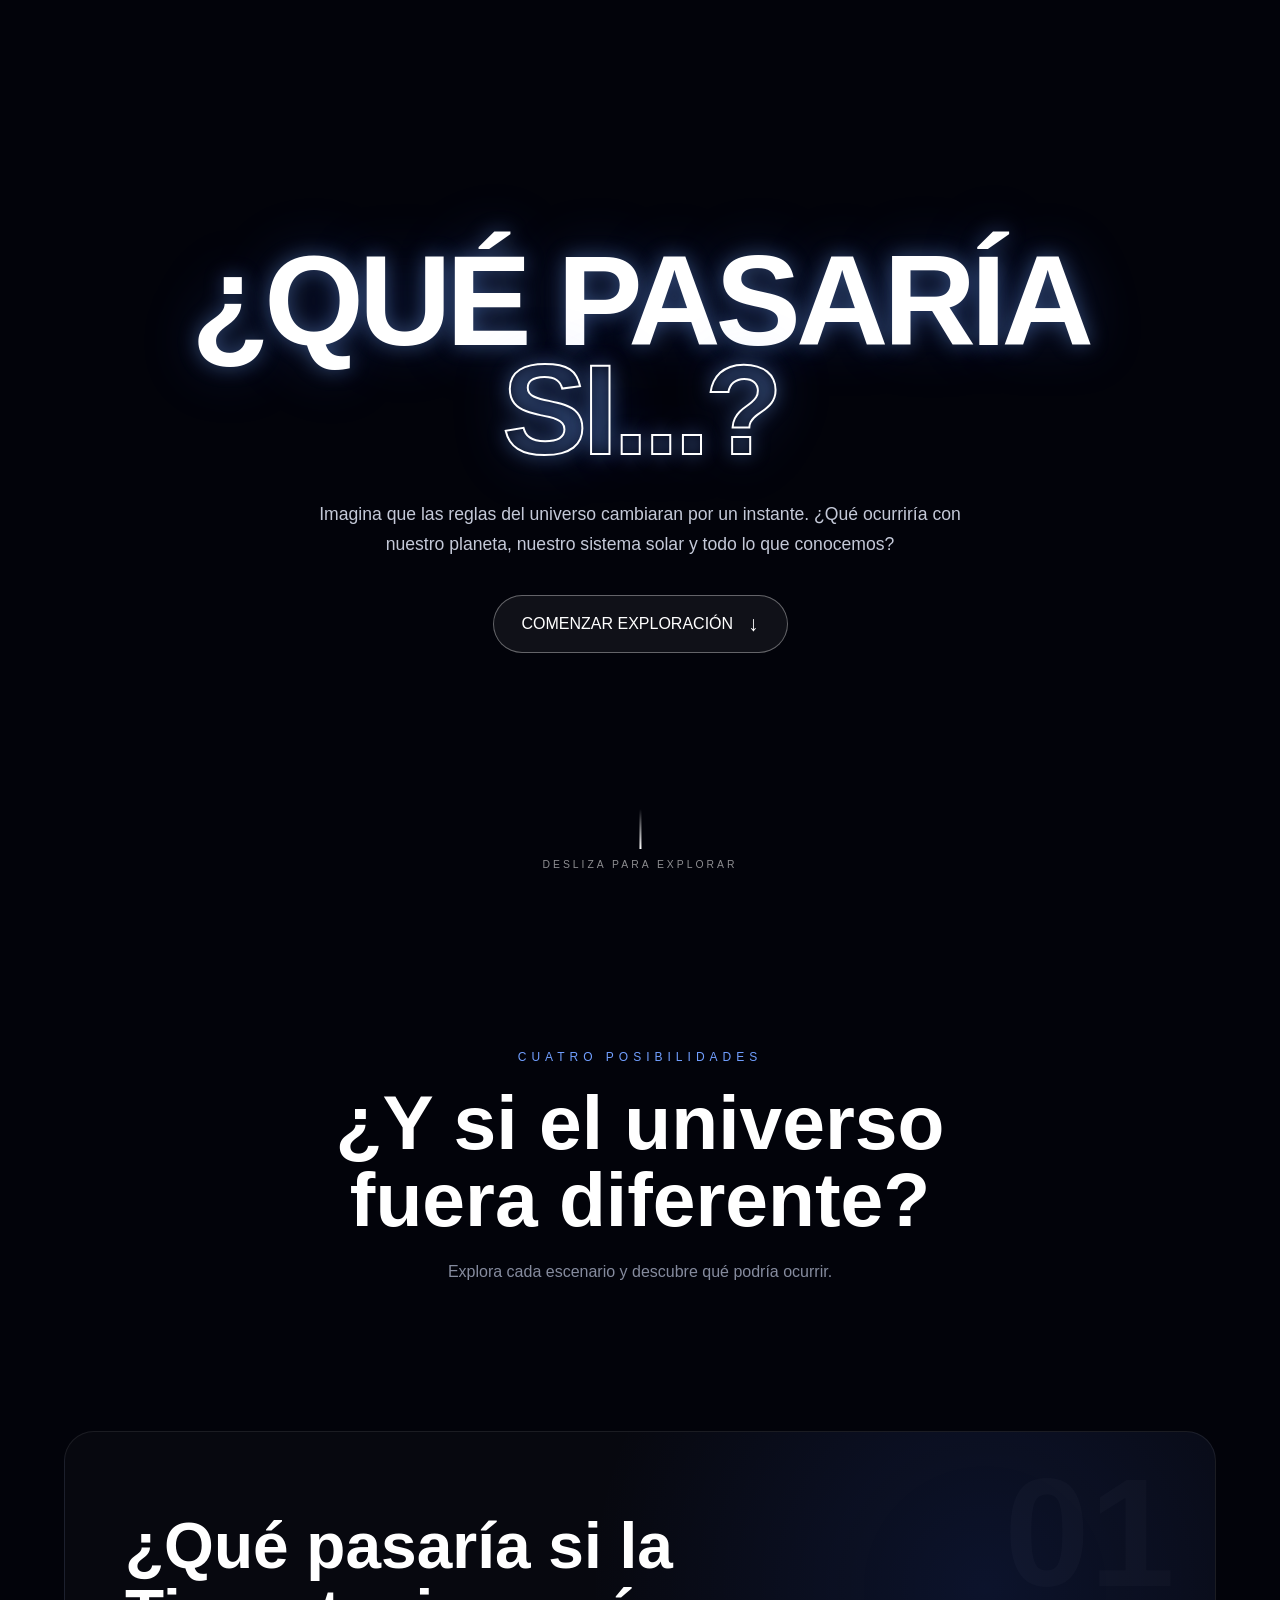
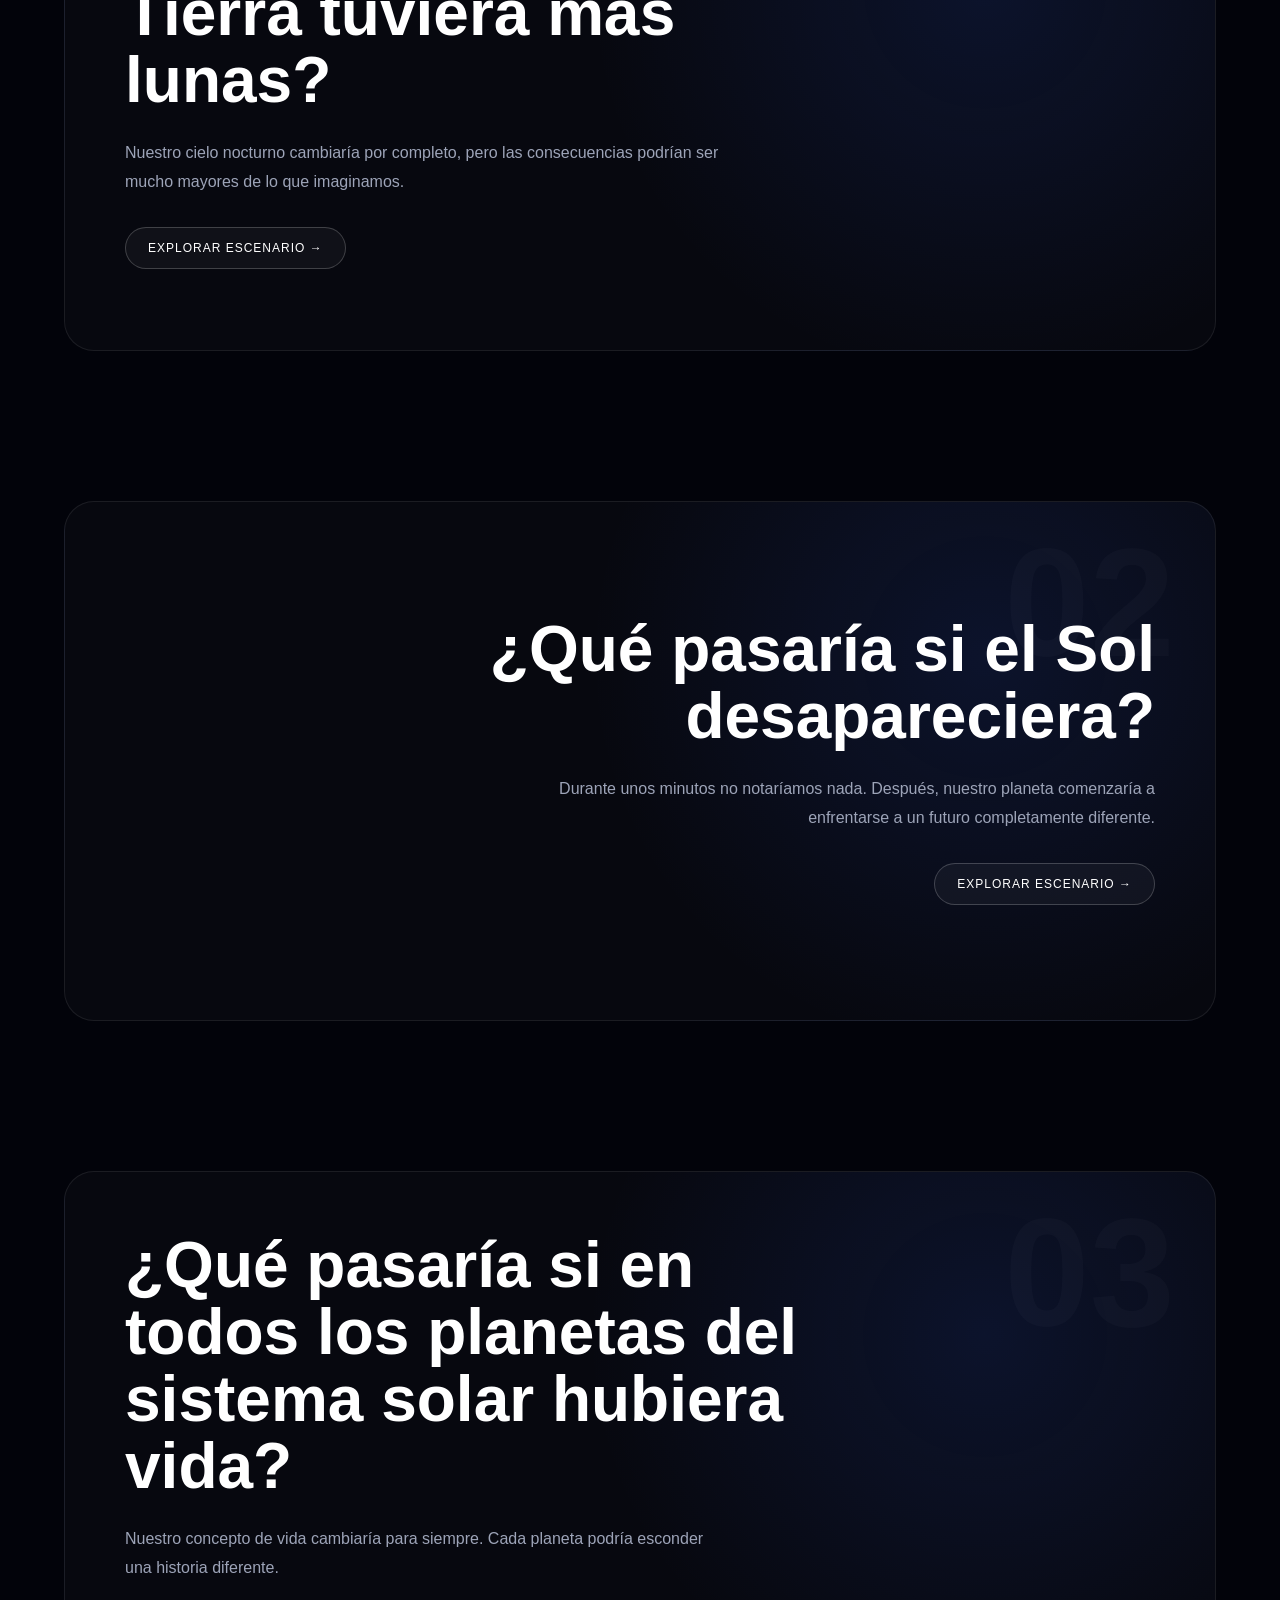
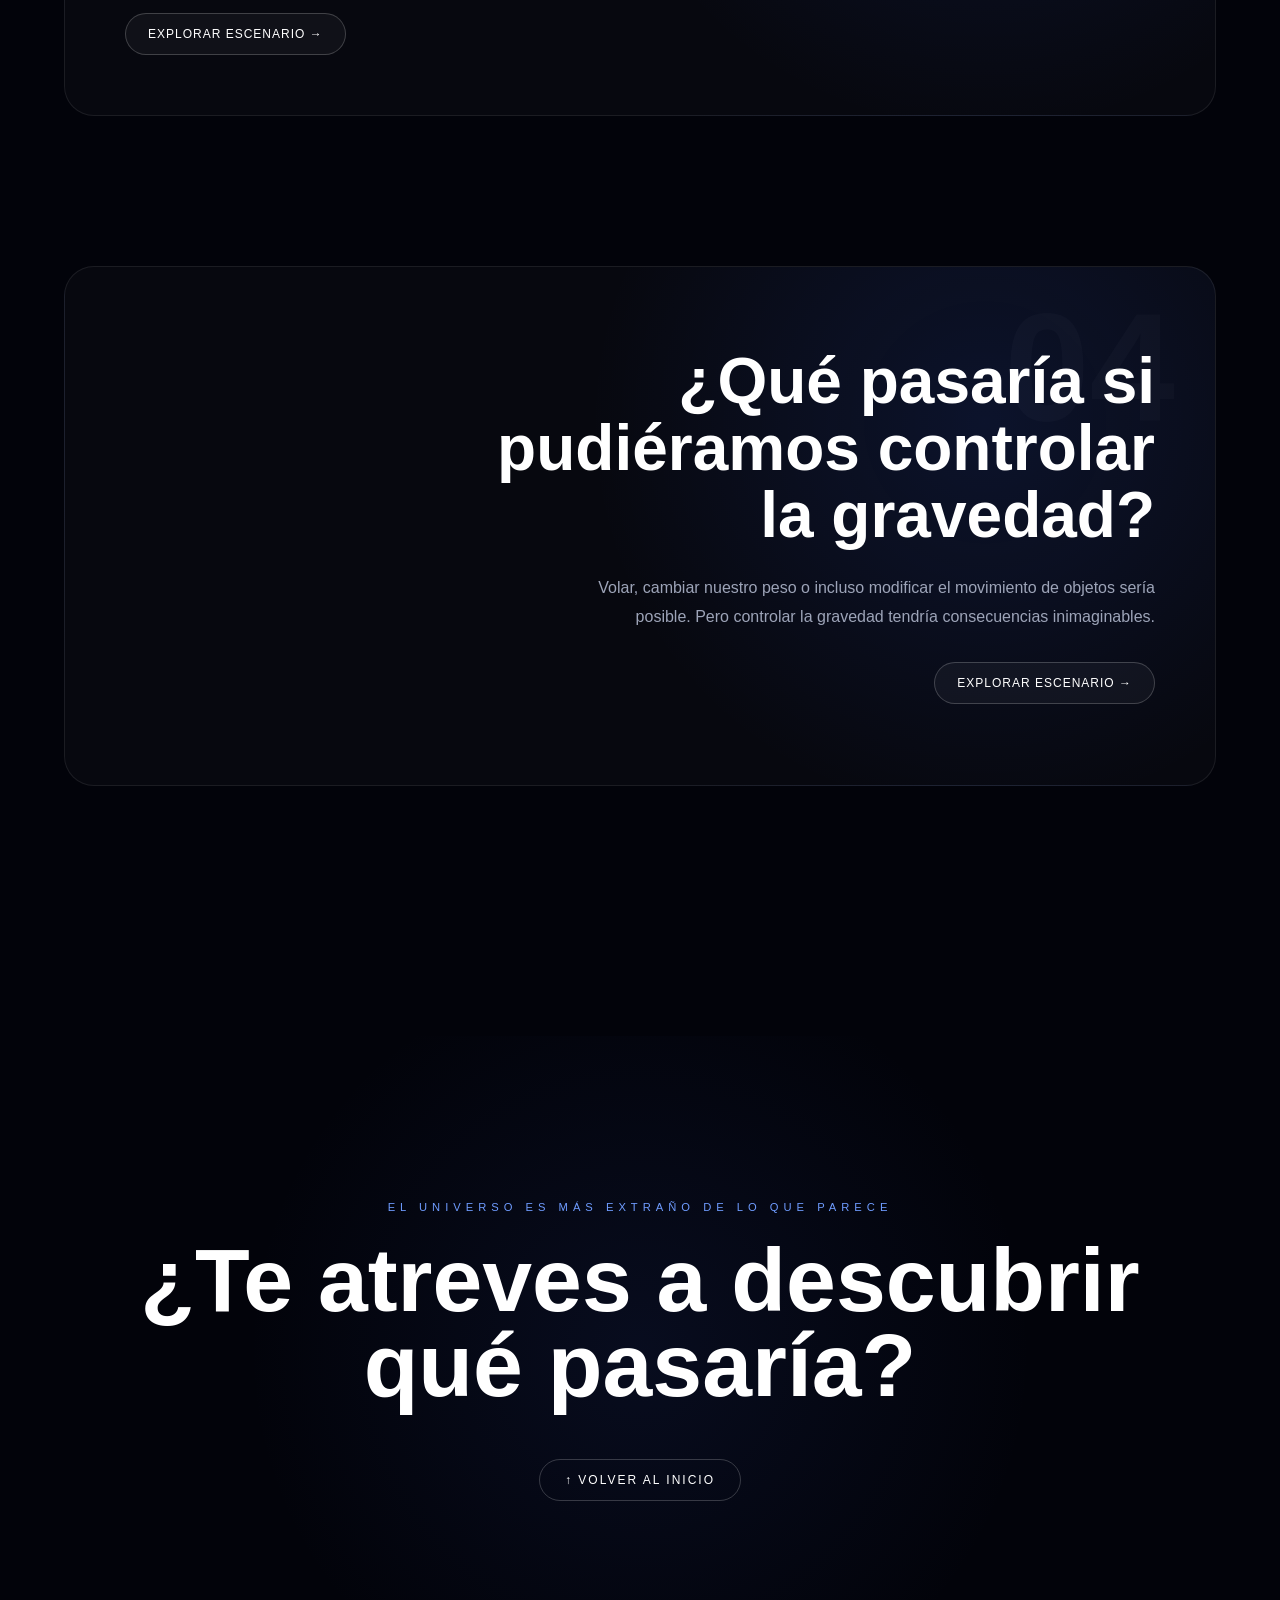
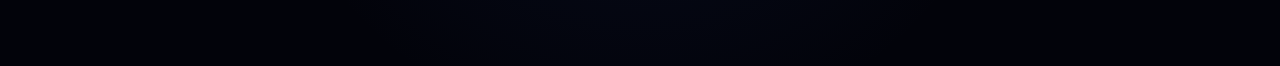
<file: index.html>
<!DOCTYPE html>
<html lang="es">

<head>
    <meta charset="UTF-8">
    <meta name="viewport" content="width=device-width, initial-scale=1.0">

    <title>¿Qué pasaría si...? | Explorando el espacio</title>
    <link rel="icon" href="data:image/svg+xml,%3Csvg xmlns='http://www.w3.org/2000/svg' viewBox='0 0 100 100'%3E%3Ctext y='.9em' font-size='90'%3E🚀%3C/text%3E%3C/svg%3E">

    <link rel="stylesheet" href="style.css">
</head>

<body>

    <!-- =========================
         PORTADA
    ========================== -->

    <header class="hero">

        <!-- Contenido principal -->
        <div class="hero-content">

            <h1>
                ¿QUÉ PASARÍA<br>
                <span>SI...?</span>
            </h1>

            <p class="intro">
                Imagina que las reglas del universo cambiaran
                por un instante. ¿Qué ocurriría con nuestro planeta,
                nuestro sistema solar y todo lo que conocemos?
            </p>

            <a href="#preguntas" class="explore-button">
                COMENZAR EXPLORACIÓN
                <span>↓</span>
            </a>

        </div>

        <!-- Indicador de scroll -->
        <div class="scroll-indicator">
            <span></span>
            <p>DESLIZA PARA EXPLORAR</p>
        </div>

    </header>


    <!-- =========================
         PREGUNTAS
    ========================== -->

    <main id="preguntas">

        <section class="questions-section">

            <div class="section-title">

                <p>CUATRO POSIBILIDADES</p>

                <h2>
                    ¿Y si el universo<br>
                    fuera diferente?
                </h2>

                <span>
                    Explora cada escenario y descubre qué podría ocurrir.
                </span>

            </div>


            <!-- PREGUNTA 01 -->

            <article class="question-card reveal">

                <div class="question-number">
                    01
                </div>

                <div class="question-content">

                    <h3>
                        ¿Qué pasaría si la Tierra
                        tuviera más lunas?
                    </h3>

                    <p>
                        Nuestro cielo nocturno cambiaría por completo,
                        pero las consecuencias podrían ser mucho mayores
                        de lo que imaginamos.
                    </p>

                    <a href="Lunas.html" class="question-button">
                        EXPLORAR ESCENARIO →
                    </a>

                </div>

            </article>


            <!-- PREGUNTA 02 -->

            <article class="question-card reverse reveal">

                <div class="question-number">
                    02
                </div>

                <div class="question-content">

                    <h3>
                        ¿Qué pasaría si
                        el Sol desapareciera?
                    </h3>

                    <p>
                        Durante unos minutos no notaríamos nada.
                        Después, nuestro planeta comenzaría a enfrentarse
                        a un futuro completamente diferente.
                    </p>

                    <a href="sol.html" class="question-button">
                        EXPLORAR ESCENARIO →
                    </a>

                </div>

            </article>


            <!-- PREGUNTA 03 -->

            <article class="question-card reveal">

                <div class="question-number">
                    03
                </div>

                <div class="question-content">

                    <h3>
                        ¿Qué pasaría si en todos los planetas
                        del sistema solar hubiera vida?
                    </h3>

                    <p>
                        Nuestro concepto de vida cambiaría para siempre.
                        Cada planeta podría esconder una historia diferente.
                    </p>

                    <a href="vida.html" class="question-button">
                        EXPLORAR ESCENARIO →
                    </a>

                </div>

            </article>


            <!-- PREGUNTA 04 -->

            <article class="question-card reverse reveal">

                <div class="question-number">
                    04
                </div>

                <div class="question-content">


                    <h3>
                        ¿Qué pasaría si pudiéramos
                        controlar la gravedad?
                    </h3>

                    <p>
                        Volar, cambiar nuestro peso o incluso modificar
                        el movimiento de objetos sería posible.
                        Pero controlar la gravedad tendría consecuencias
                        inimaginables.
                    </p>

                    <a href="gravedad.html" class="question-button">
                        EXPLORAR ESCENARIO →
                    </a>

                </div>

            </article>

        </section>


        <!-- =========================
             FINAL
        ========================== -->

        <section class="final-section">

            <p>EL UNIVERSO ES MÁS EXTRAÑO DE LO QUE PARECE</p>

            <h2>
                ¿Te atreves a descubrir<br>
                qué pasaría?
            </h2>

            <a href="#" class="back-top">
                ↑ VOLVER AL INICIO
            </a>

        </section>

    </main>


    <!-- =========================
         JAVASCRIPT
    ========================== -->

    <script src="script.js"></script>

</body>

</html>
</file>
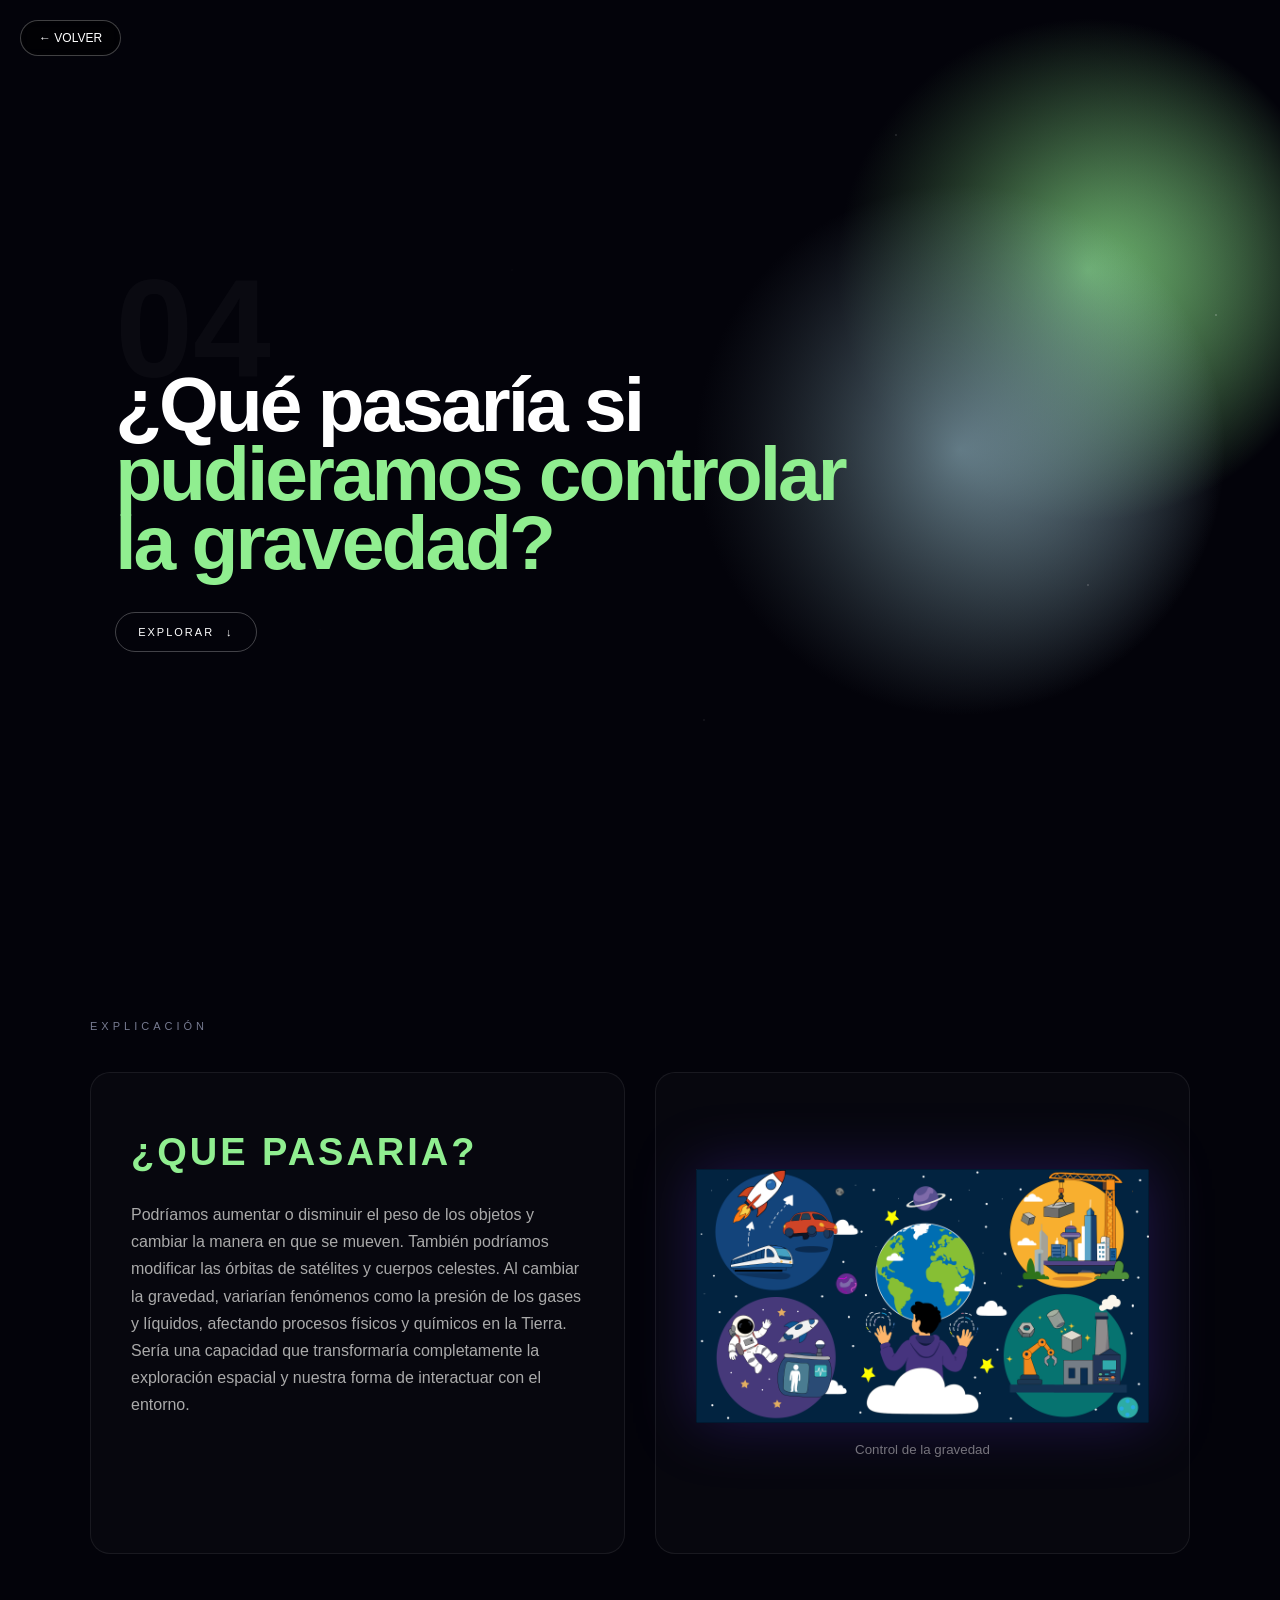
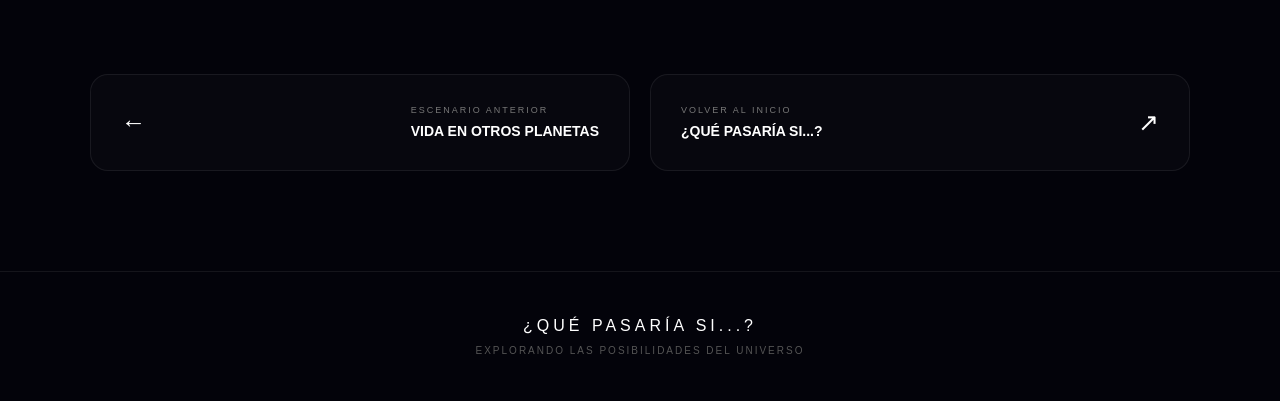
<file: gravedad.html>
<!DOCTYPE html>
<html lang="es">

<head>

    <meta charset="UTF-8">
    <meta name="viewport" content="width=device-width, initial-scale=1.0">

    <title>
        Más tipos de vida | ¿Qué pasaría si...?
    </title>
    <link rel="icon" href="data:image/svg+xml,%3Csvg xmlns='http://www.w3.org/2000/svg' viewBox='0 0 100 100'%3E%3Ctext y='.9em' font-size='90'%3E🧬%3C/text%3E%3C/svg%3E">

    <link rel="stylesheet" href="gravedad.css">

</head>

<body>


    <!-- =========================================
         BOTÓN VOLVER
    ========================================== -->

    <a
        href="vida-planetas.html"
        class="back-button"
    >
        ← VOLVER
    </a>



    <!-- =========================================
         HERO
    ========================================== -->

    <header class="life-planets-hero">


        <!-- FONDO ESTELAR -->

        


        

        
        


        <!-- OVERLAY -->

        <div class="life-planets-overlay"></div>


        <!-- CONTENIDO -->

        <div class="life-planets-hero-content">

         
            <div class="hero-number">
                04
            </div>

            <h1>

                ¿Qué pasaría si

                <span>
                    pudieramos controlar la gravedad?
                </span>

            </h1>

           

            <a
                href="#introduccion"
                class="scroll-button"
            >

                EXPLORAR

                <span>
                    ↓
                </span>

            </a>

        </div>

    </header>



    <main>


        <!-- =========================================
             01 — INTRODUCCIÓN
        ========================================== -->

        <section
            id="introduccion"
            class="intro-section"
        >

            <div class="section-label">
                EXPLICACIÓN
            </div>


            <div class="intro-grid">


                <div class="content-box text-box">

                    <span class="box-label">
                        <h2>¿QUE PASARIA?</h2>
                    </span>

                   

                    <div class="text-content">

                        Podríamos aumentar o disminuir el peso de los objetos y cambiar la manera en que se mueven. 
                        También podríamos modificar las órbitas de satélites y cuerpos celestes. Al cambiar la gravedad, 
                        variarían fenómenos como la presión de los gases y líquidos, afectando procesos físicos y químicos 
                        en la Tierra. Sería una capacidad que transformaría completamente la exploración espacial y nuestra 
                        forma de interactuar con el entorno.

                    </div>

                </div>


                <div class="content-box image-box">

                    <div class="image-space">

                         <div class="image-placeholder">

                        <span><img src="imagenes/gravedad.png" alt="Luna"></span>

                        <small>
                            Control de la gravedad
                        </small>

                    </div>

                    </div>

                </div>

            </div>

        </section>


        <!-- =========================================
             NAVEGACIÓN
        ========================================== -->

        <section class="navigation-section">


            <a
                href="vida-planetas.html"
                class="nav-card"
            >

                <span>
                    ←
                </span>

                <div>

                    <small>
                        ESCENARIO ANTERIOR
                    </small>

                    <strong>
                        VIDA EN OTROS PLANETAS
                    </strong>

                </div>

            </a>



            <a
                href="index.html"
                class="nav-card next"
            >

                <div>

                    <small>
                        VOLVER AL INICIO
                    </small>

                    <strong>
                        ¿QUÉ PASARÍA SI...?
                    </strong>

                </div>

                <span>
                    ↗
                </span>

            </a>


        </section>


    </main>



    <!-- =========================================
         FOOTER
    ========================================== -->

    <footer>

        <p>
            ¿QUÉ PASARÍA SI...?
        </p>

        <span>
            EXPLORANDO LAS POSIBILIDADES DEL UNIVERSO
        </span>

    </footer>



    <script src="gravedad.js"></script>

</body>

</html>
</file>
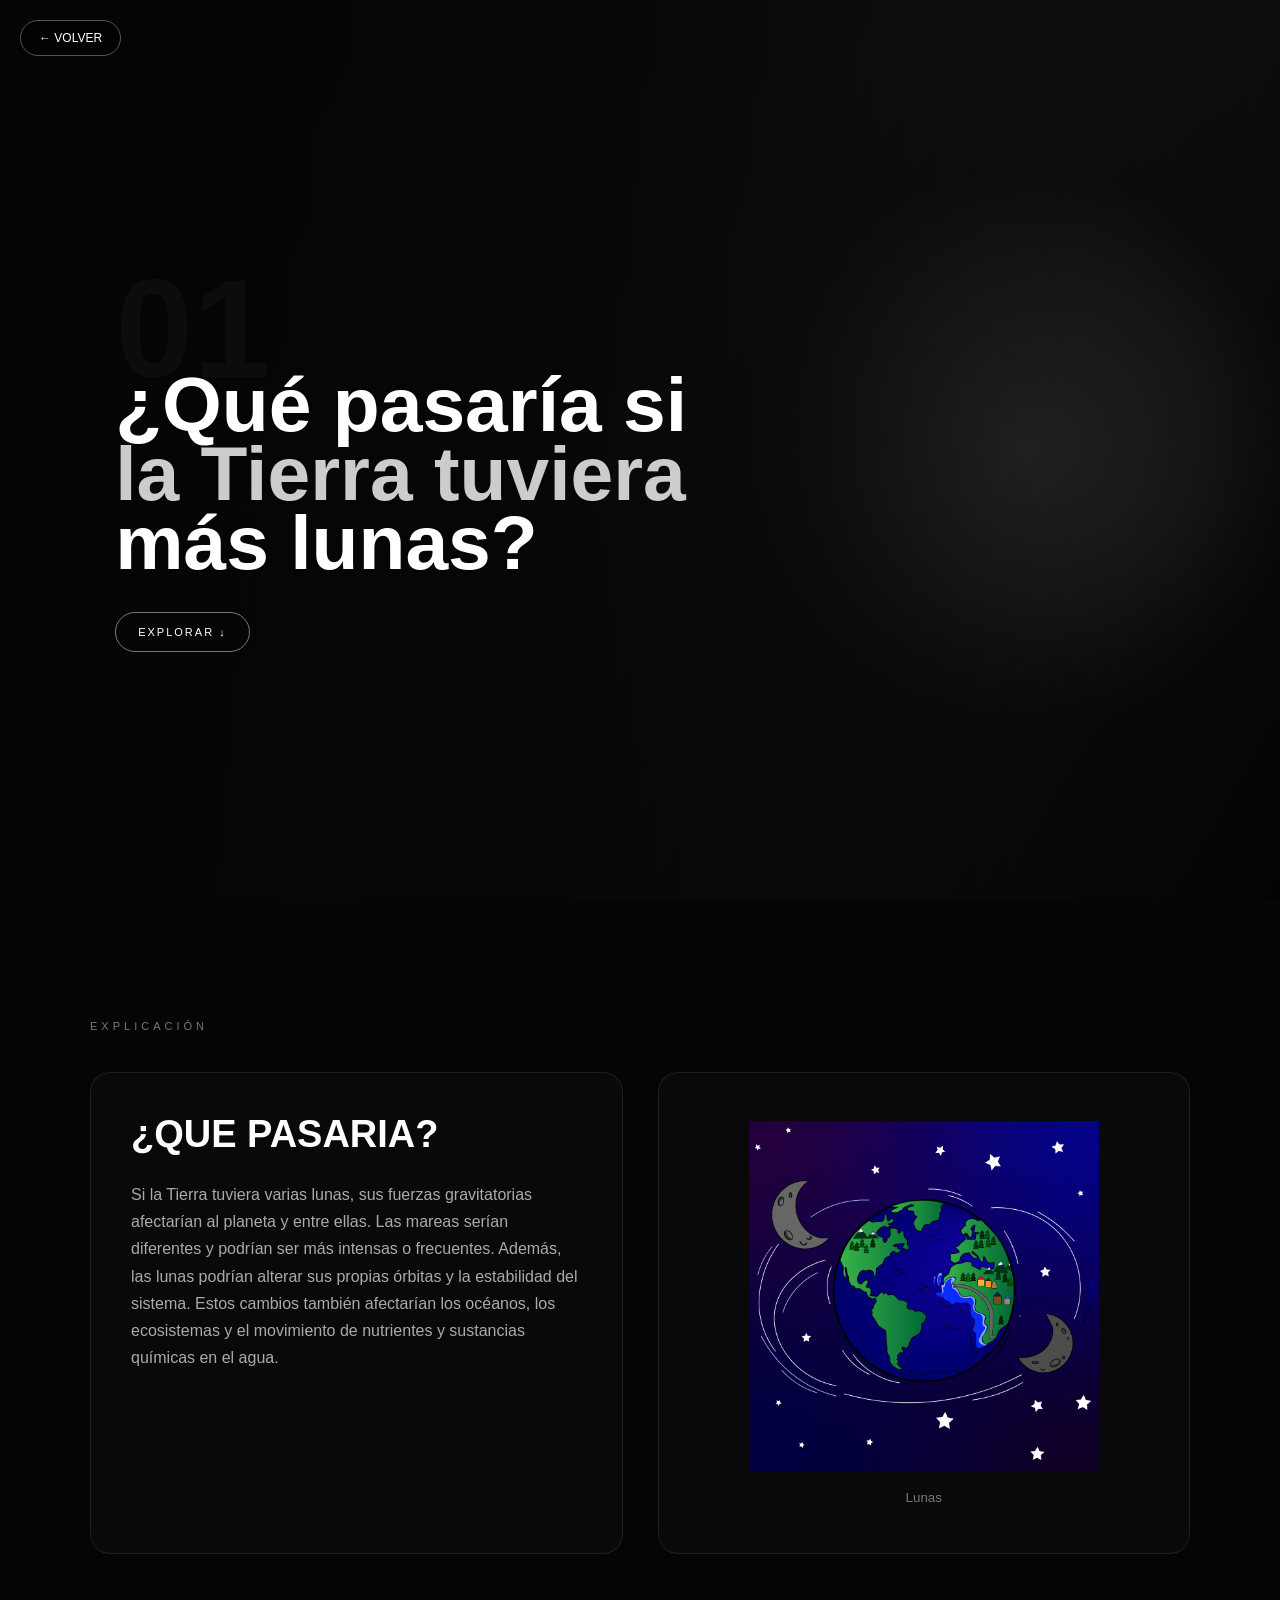
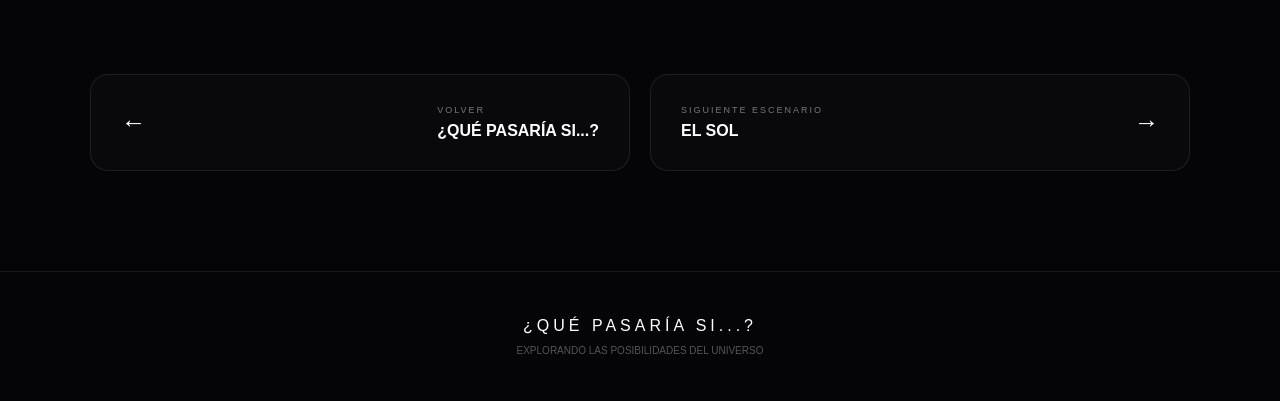
<file: Lunas.html>
<!DOCTYPE html>
<html lang="es">

<head>

    <meta charset="UTF-8">
    <meta name="viewport" content="width=device-width, initial-scale=1.0">

    <title>Más Lunas | ¿Qué pasaría si...?</title>
    <link rel="icon" href="data:image/svg+xml,%3Csvg xmlns='http://www.w3.org/2000/svg' viewBox='0 0 100 100'%3E%3Ctext y='.9em' font-size='90'%3E🌙%3C/text%3E%3C/svg%3E">


    <link rel="stylesheet" href="lunas.css">

</head>


<body>


    <!-- =========================================
         BOTÓN VOLVER
    ========================================== -->

    <a href="index.html" class="back-button">
        ← VOLVER
    </a>



    <!-- =========================================
         HERO — LUNA
    ========================================== -->

    <header class="moon-hero">

        <!-- Imagen / Luna principal -->
       


        <!-- Capa oscura -->
        <div class="moon-overlay"></div>


        <!-- Contenido -->

        <div class="moon-hero-content">

           

            <div class="hero-number">
                01
            </div>

            <h1>
                ¿Qué pasaría si
                <span>la Tierra tuviera</span>
                más lunas?
            </h1>




            <a href="#introduccion" class="scroll-button">
                EXPLORAR
                <span>↓</span>
            </a>

        </div>

    </header>




    <!-- =========================================
         INTRODUCCIÓN
    ========================================== -->

    <main>


        <section id="introduccion" class="intro-section">


            <div class="section-label">
                EXPLICACIÓN
            </div>


            <div class="intro-grid">


                <!-- Caja de texto -->

                <div class="text-box">

                    <h2>
                        ¿QUE PASARIA?
                    </h2>

                    <div class="text-placeholder">

                        <p><h3>
                            Si la Tierra tuviera varias lunas, sus fuerzas gravitatorias afectarían al planeta y entre ellas.
                            Las mareas serían diferentes y podrían ser más intensas o frecuentes. Además, las lunas podrían alterar 
                            sus propias órbitas y la estabilidad del sistema. Estos cambios también afectarían los océanos, los ecosistemas
                            y el movimiento de nutrientes y sustancias químicas en el agua.
                        </p></h3>

                    </div>

                </div>



                <!-- Imagen -->

                <div class="image-box">

                    <div class="image-placeholder">

                        <span><img src="imagenes/planeta tierra con dos lunas - 27 de agosto de 2026 a las 18.02.22.png" alt="Luna"></span>

                        <small>
                            Lunas
                        </small>

                    </div>

                </div>


            </div>

        </section>




        <!-- =========================================
             NAVEGACIÓN
        ========================================== -->

        <section class="navigation-section">


            <a href="index.html" class="nav-card">

                <span>
                    ←
                </span>

                <div>

                    <small>
                        VOLVER
                    </small>

                    <strong>
                        ¿QUÉ PASARÍA SI...?
                    </strong>

                </div>

            </a>



            <a href="sol.html" class="nav-card next">

                <div>

                    <small>
                        SIGUIENTE ESCENARIO
                    </small>

                    <strong>
                        EL SOL
                    </strong>

                </div>

                <span>
                    →
                </span>

            </a>


        </section>


    </main>




    <!-- =========================================
         FOOTER
    ========================================== -->

    <footer>

        <p>
            ¿QUÉ PASARÍA SI...?
        </p>

        <span>
            EXPLORANDO LAS POSIBILIDADES DEL UNIVERSO
        </span>

    </footer>



    <script src="lunas.js"></script>

</body>

</html>
</file>
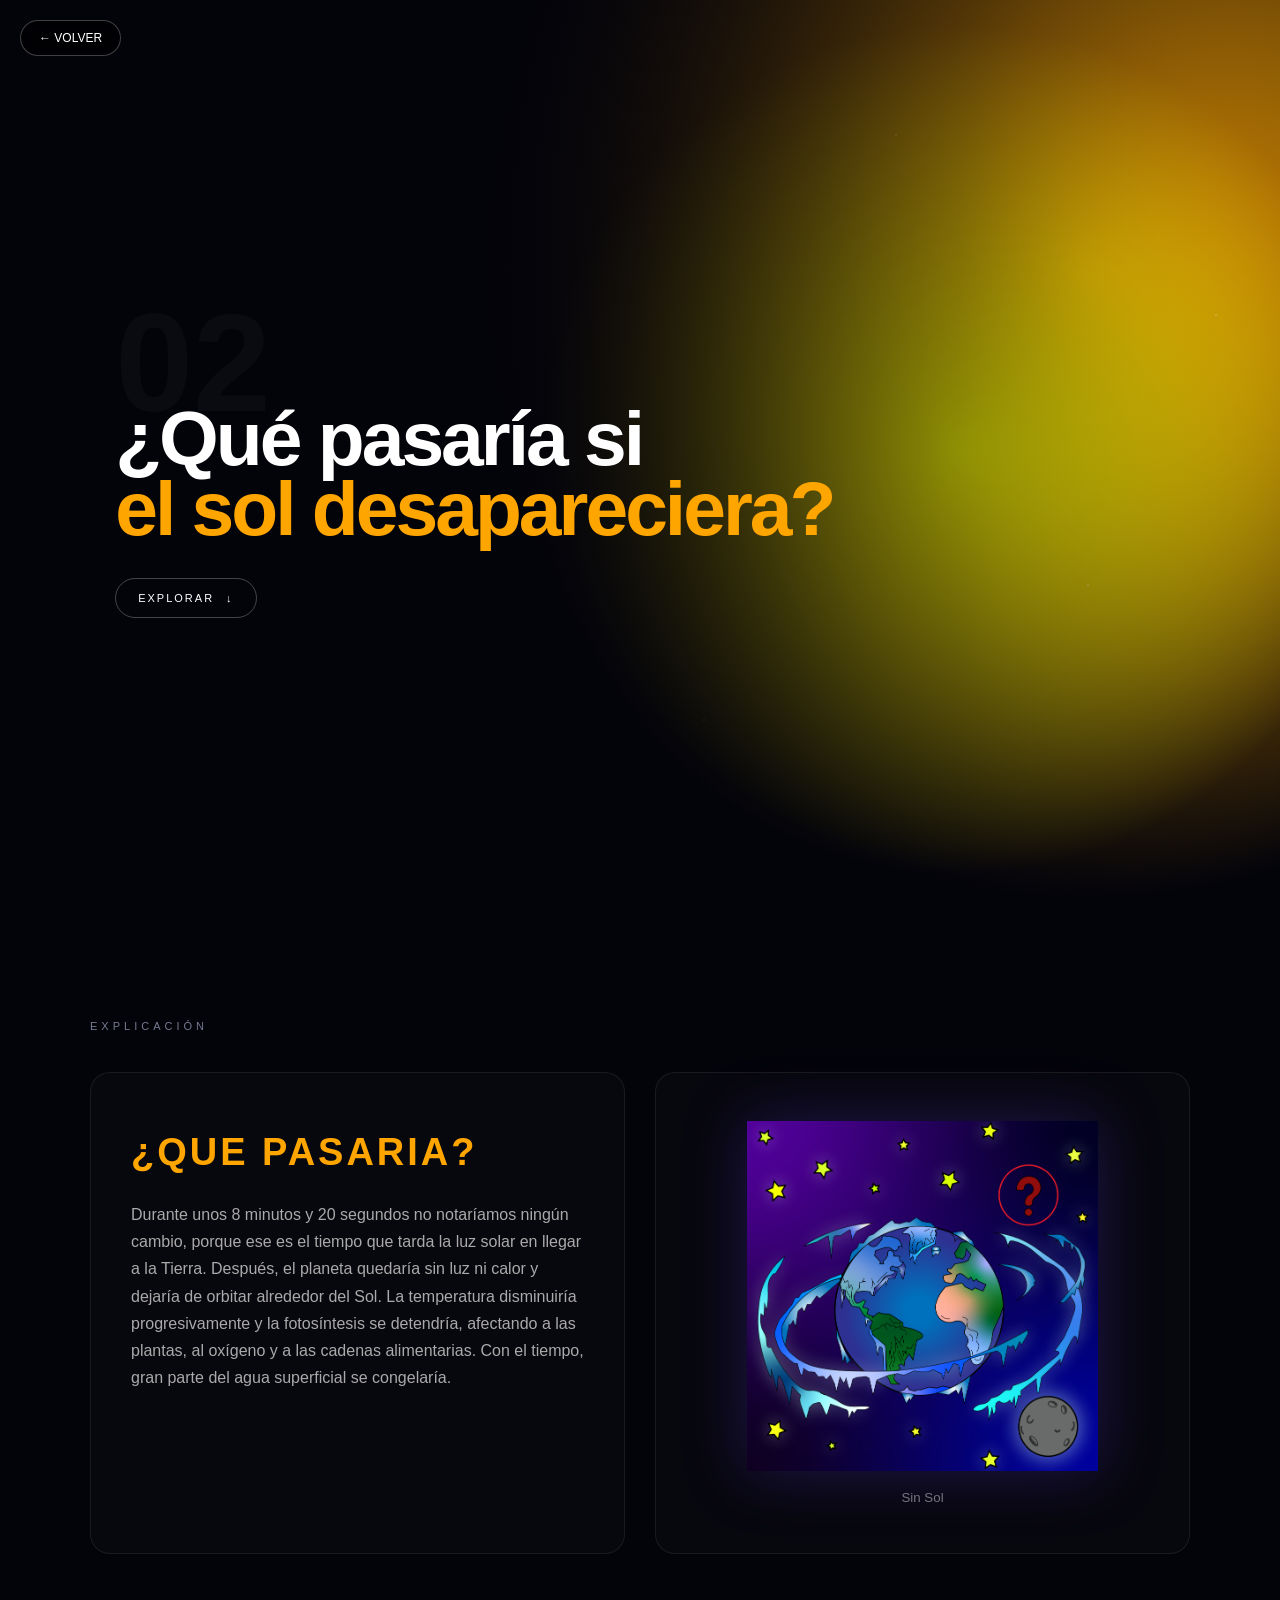
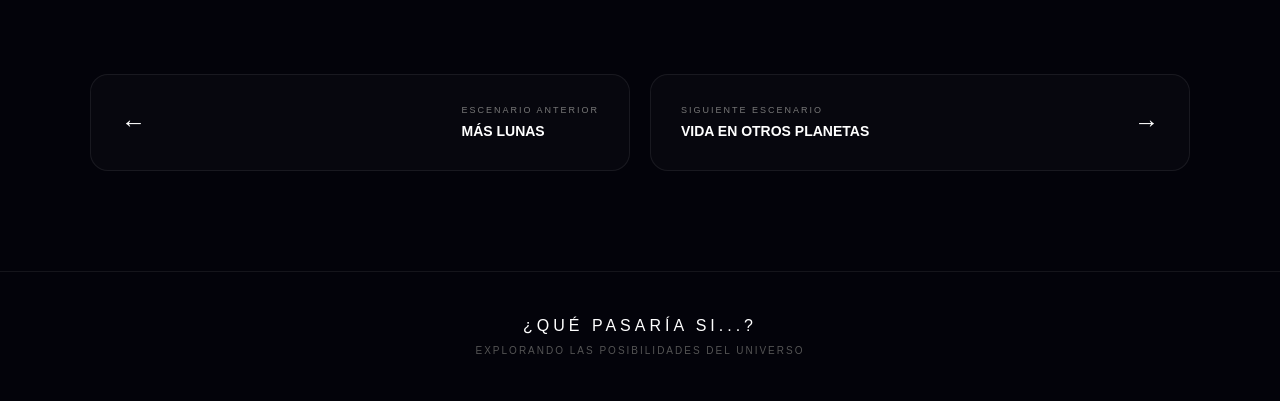
<file: sol.html>
<!DOCTYPE html>
<html lang="es">

<head>

    <meta charset="UTF-8">
    <meta name="viewport" content="width=device-width, initial-scale=1.0">

    <title>
        Sin sol | ¿Qué pasaría si...?
    </title>
    <link rel="icon" href="data:image/svg+xml,%3Csvg xmlns='http://www.w3.org/2000/svg' viewBox='0 0 100 100'%3E%3Ctext y='.9em' font-size='90'%3E☀️%3C/text%3E%3C/svg%3E">


    <link rel="stylesheet" href="sol.css">

</head>

<body>


    <!-- =========================================
         BOTÓN VOLVER
    ========================================== -->

    <a
        href="lunas.html"
        class="back-button"
    >
        ← VOLVER
    </a>



    <!-- =========================================
         HERO
    ========================================== -->

    <header class="life-planets-hero">


        <!-- FONDO ESTELAR -->

        


        

        
        


        <!-- OVERLAY -->

        <div class="life-planets-overlay"></div>


        <!-- CONTENIDO -->

        <div class="life-planets-hero-content">

         
            <div class="hero-number">
                02
            </div>

            <h1>

                ¿Qué pasaría si

                <span>
                    el sol desapareciera?
                </span>

            </h1>

           

            <a
                href="#introduccion"
                class="scroll-button"
            >

                EXPLORAR

                <span>
                    ↓
                </span>

            </a>

        </div>

    </header>



    <main>


        <!-- =========================================
             01 — INTRODUCCIÓN
        ========================================== -->

        <section
            id="introduccion"
            class="intro-section"
        >

            <div class="section-label">
                EXPLICACIÓN
            </div>


            <div class="intro-grid">


                <div class="content-box text-box">

                    <span class="box-label">
                        <h2>¿QUE PASARIA?</h2>
                    </span>

                   

                    <div class="text-content">

                       Durante unos 8 minutos y 20 segundos no notaríamos ningún cambio, porque ese es el tiempo que tarda la 
                       luz solar en llegar a la Tierra. Después, el planeta quedaría sin luz ni calor y dejaría de orbitar alrededor 
                       del Sol. La temperatura disminuiría progresivamente y la fotosíntesis se detendría, afectando a las plantas, 
                       al oxígeno y a las cadenas alimentarias. Con el tiempo, gran parte del agua superficial se congelaría.

                    </div>

                </div>


                <div class="content-box image-box">

                    <div class="image-space">

                         <div class="image-placeholder">

                        <span><img src="imagenes/sol.png" alt="Luna"></span>

                        <small>
                            Sin Sol
                        </small>

                    </div>

                    </div>

                </div>

            </div>

        </section>


        <!-- =========================================
             NAVEGACIÓN
        ========================================== -->

        <section class="navigation-section">


            <a
                href="Lunas.html"
                class="nav-card"
            >

                <span>
                    ←
                </span>

                <div>

                    <small>
                        ESCENARIO ANTERIOR
                    </small>

                    <strong>
                        MÁS LUNAS
                    </strong>

                </div>

            </a>



            <a
                href="vida-planetas.html"
                class="nav-card next"
            >

                <div>

                    <small>
                        SIGUIENTE ESCENARIO
                    </small>

                    <strong>
                        VIDA EN OTROS PLANETAS
                    </strong>

                </div>

                <span>
                    →
                </span>

            </a>


        </section>


    </main>



    <!-- =========================================
         FOOTER
    ========================================== -->

    <footer>

        <p>
            ¿QUÉ PASARÍA SI...?
        </p>

        <span>
            EXPLORANDO LAS POSIBILIDADES DEL UNIVERSO
        </span>

    </footer>



    <script src="sol.js"></script>

</body>

</html>
</file>
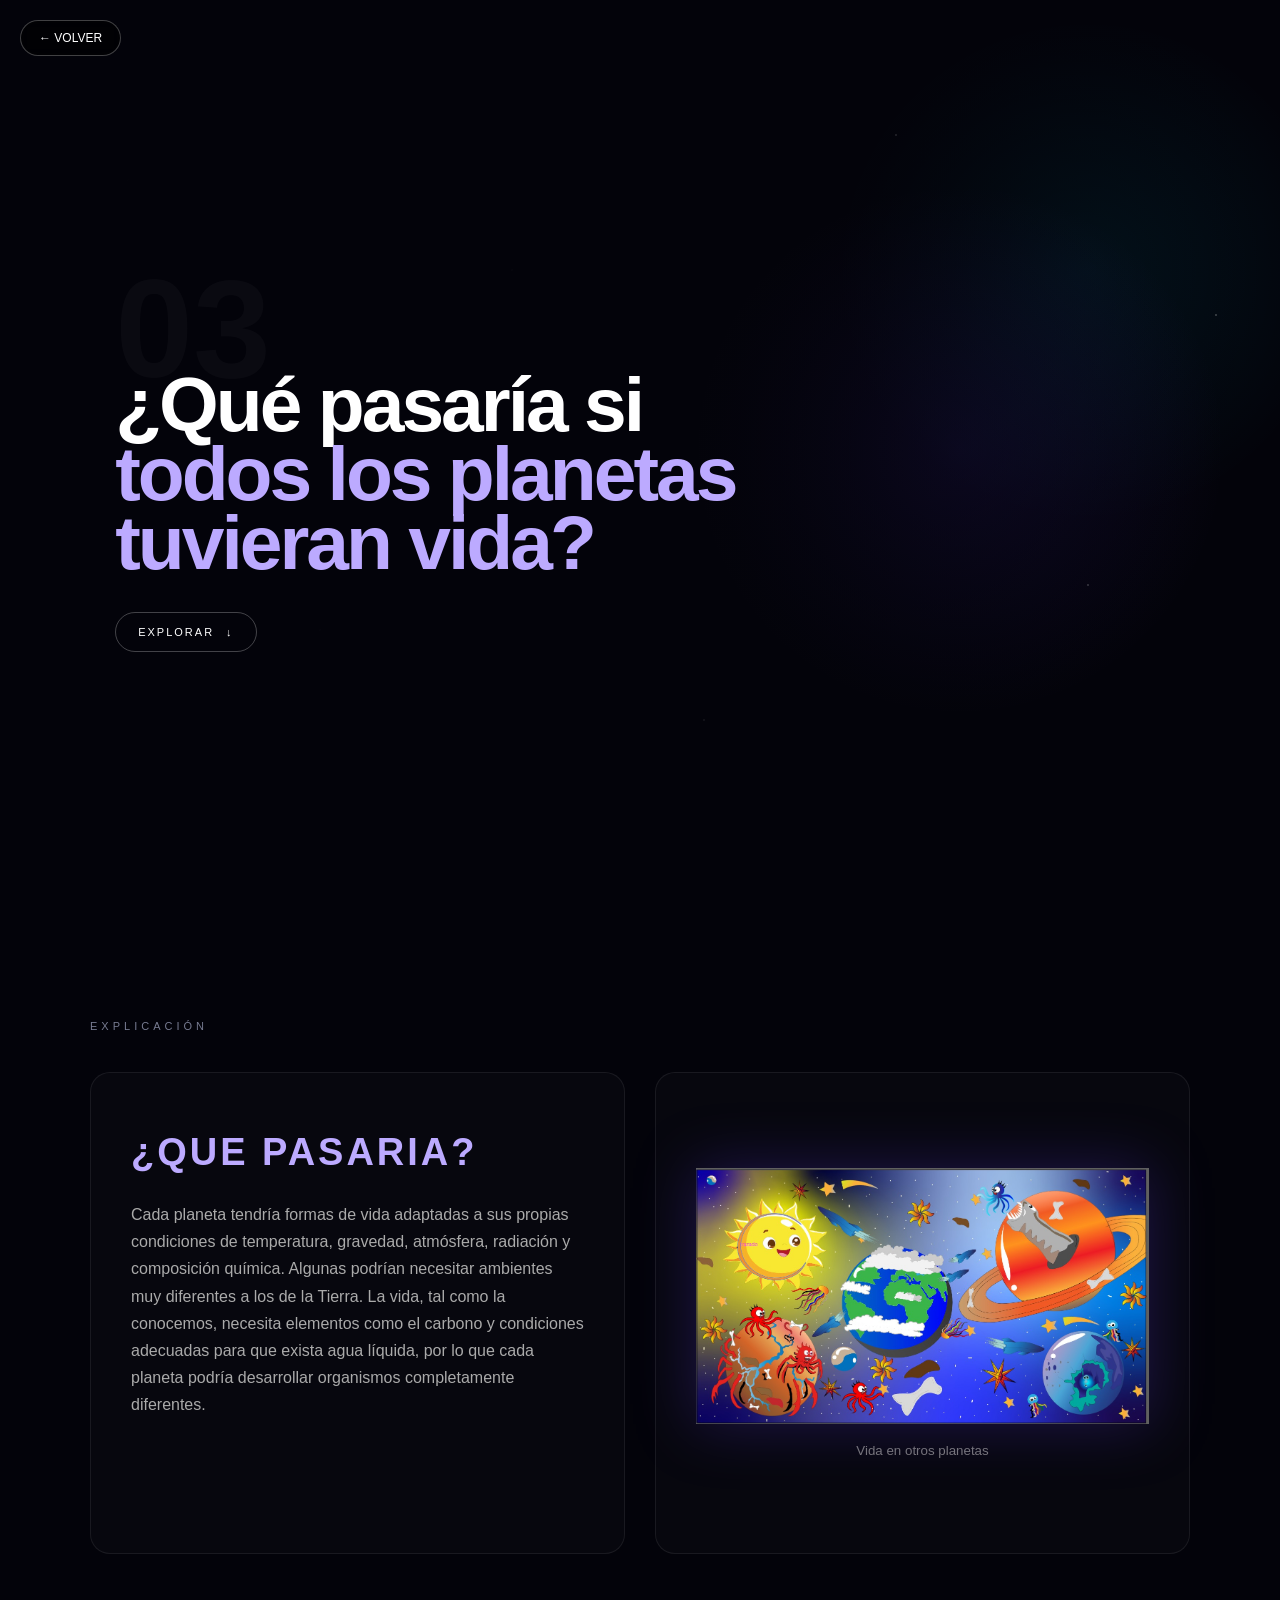
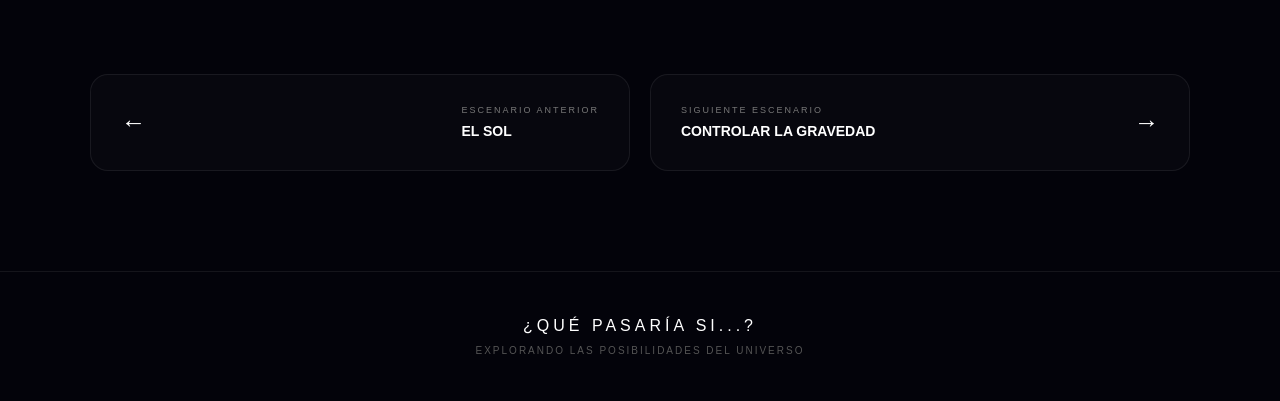
<file: vida-planetas.html>
<!DOCTYPE html>
<html lang="es">

<head>

    <meta charset="UTF-8">
    <meta name="viewport" content="width=device-width, initial-scale=1.0">

    <title>
        Más tipos de vida | ¿Qué pasaría si...?
    </title>
    <link rel="icon" href="data:image/svg+xml,%3Csvg xmlns='http://www.w3.org/2000/svg' viewBox='0 0 100 100'%3E%3Ctext y='.9em' font-size='90'%3E🧬%3C/text%3E%3C/svg%3E">

    <link rel="stylesheet" href="vida-planetas.css">

</head>

<body>


    <!-- =========================================
         BOTÓN VOLVER
    ========================================== -->

    <a
        href="sol.html"
        class="back-button"
    >
        ← VOLVER
    </a>



    <!-- =========================================
         HERO
    ========================================== -->

    <header class="life-planets-hero">


        <!-- FONDO ESTELAR -->

        


        

        
        


        <!-- OVERLAY -->

        <div class="life-planets-overlay"></div>


        <!-- CONTENIDO -->

        <div class="life-planets-hero-content">

         
            <div class="hero-number">
                03
            </div>

            <h1>

                ¿Qué pasaría si

                <span>
                    todos los planetas tuvieran vida?
                </span>

            </h1>

           

            <a
                href="#introduccion"
                class="scroll-button"
            >

                EXPLORAR

                <span>
                    ↓
                </span>

            </a>

        </div>

    </header>



    <main>


        <!-- =========================================
             01 — INTRODUCCIÓN
        ========================================== -->

        <section
            id="introduccion"
            class="intro-section"
        >

            <div class="section-label">
                EXPLICACIÓN
            </div>


            <div class="intro-grid">


                <div class="content-box text-box">

                    <span class="box-label">
                        <h2>¿QUE PASARIA?</h2>
                    </span>

                   

                    <div class="text-content">

                        Cada planeta tendría formas de vida adaptadas a sus propias condiciones de temperatura, gravedad, atmósfera, 
                        radiación y composición química. Algunas podrían necesitar ambientes muy diferentes a los de la Tierra. La vida, 
                        tal como la conocemos, necesita elementos como el carbono y condiciones adecuadas para que exista agua líquida, 
                        por lo que cada planeta podría desarrollar organismos completamente diferentes.

                    </div>

                </div>


                <div class="content-box image-box">

                    <div class="image-space">

                         <div class="image-placeholder">

                        <span><img src="imagenes/WhatsApp Image 2026-08-27 at 9.05.03 AM.jpeg" alt="Luna"></span>

                        <small>
                            Vida en otros planetas
                        </small>

                    </div>

                    </div>

                </div>

            </div>

        </section>


        <!-- =========================================
             NAVEGACIÓN
        ========================================== -->

        <section class="navigation-section">


            <a
                href="sol.html"
                class="nav-card"
            >

                <span>
                    ←
                </span>

                <div>

                    <small>
                        ESCENARIO ANTERIOR
                    </small>

                    <strong>
                        EL SOL
                    </strong>

                </div>

            </a>



            <a
                href="gravedad.html"
                class="nav-card next"
            >

                <div>

                    <small>
                        SIGUIENTE ESCENARIO
                    </small>

                    <strong>
                        CONTROLAR LA GRAVEDAD
                    </strong>

                </div>

                <span>
                    →
                </span>

            </a>


        </section>


    </main>



    <!-- =========================================
         FOOTER
    ========================================== -->

    <footer>

        <p>
            ¿QUÉ PASARÍA SI...?
        </p>

        <span>
            EXPLORANDO LAS POSIBILIDADES DEL UNIVERSO
        </span>

    </footer>



    <script src="vida-planetas.js"></script>

</body>

</html>
</file>
<file: style.css>
/* ================================
   CONFIGURACIÓN GENERAL
================================ */

* {
    margin: 0;
    padding: 0;
    box-sizing: border-box;
}

html {
    scroll-behavior: smooth;
}

body {
    background: #02030a;
    color: #ffffff;
    font-family: Arial, Helvetica, sans-serif;
    overflow-x: hidden;
}


/* ================================
   PORTADA
================================ */

.hero {
    position: relative;
    height: 100vh;
    min-height: 650px;
    display: flex;
    align-items: center;
    justify-content: center;
    overflow: hidden;
}

.hero-video {
    position: absolute;
    inset: 0;
    width: 100%;
    height: 100%;
    object-fit: cover;
    z-index: 0;
}

.hero-overlay {
    position: absolute;
    inset: 0;
    z-index: 1;

    background:
        radial-gradient(
            circle at center,
            rgba(10, 20, 50, 0.15),
            rgba(0, 0, 0, 0.88)
        );
}


/* ================================
   CONTENIDO HERO
================================ */

.hero-content {
    position: relative;
    z-index: 2;
    width: min(900px, 90%);
    text-align: center;

    animation: heroAppear 1.5s ease forwards;
}

.subtitle {
    font-size: 0.85rem;
    letter-spacing: 6px;
    color: #8fb9ff;
    margin-bottom: 25px;
}

.hero h1 {
    font-size: clamp(4rem, 10vw, 9rem);
    line-height: 0.85;
    font-weight: 800;
    letter-spacing: -5px;

    text-shadow:
        0 0 20px rgba(120, 170, 255, 0.4),
        0 0 60px rgba(70, 120, 255, 0.25);
}

.hero h1 span {
    color: transparent;
    -webkit-text-stroke: 2px #ffffff;
}

.intro {
    max-width: 650px;
    margin: 35px auto;
    color: #c4c9d8;
    font-size: 1.1rem;
    line-height: 1.7;
}


/* ================================
   BOTÓN EXPLORAR
================================ */

.explore-button {
    display: inline-flex;
    align-items: center;
    gap: 15px;

    padding: 16px 28px;

    color: #ffffff;
    text-decoration: none;

    border: 1px solid rgba(255, 255, 255, 0.35);
    border-radius: 50px;

    background: rgba(255, 255, 255, 0.06);
    backdrop-filter: blur(10px);

    transition: 0.35s ease;
}

.explore-button span {
    font-size: 1.3rem;
}

.explore-button:hover {
    transform: translateY(-4px);
    background: rgba(255, 255, 255, 0.15);

    box-shadow:
        0 0 30px rgba(100, 160, 255, 0.3);
}


/* ================================
   INDICADOR DE SCROLL
================================ */

.scroll-indicator {
    position: absolute;
    z-index: 2;

    bottom: 30px;
    left: 50%;

    transform: translateX(-50%);

    text-align: center;

    color: rgba(255, 255, 255, 0.55);
}

.scroll-indicator p {
    font-size: 0.65rem;
    letter-spacing: 3px;
    margin-top: 10px;
}

.scroll-indicator span {
    display: block;

    width: 2px;
    height: 40px;

    margin: auto;

    background: linear-gradient(
        transparent,
        #ffffff
    );

    animation: scrollLine 1.8s infinite;
}


/* ================================
   SECCIÓN DE PREGUNTAS
================================ */

.questions-section {
    width: min(1200px, 90%);
    margin: auto;
    padding: 150px 0 100px;
}


/* ================================
   TÍTULO DE SECCIÓN
================================ */

.section-title {
    text-align: center;
    margin-bottom: 150px;
}

.section-title p {
    color: #719fff;
    letter-spacing: 5px;
    font-size: 0.75rem;
    margin-bottom: 20px;
}

.section-title h2 {
    font-size: clamp(2.8rem, 6vw, 5.5rem);
    line-height: 1;
    margin-bottom: 25px;
}

.section-title span {
    color: #858b9e;
    font-size: 1rem;
}


/* ================================
   TARJETAS
================================ */

.question-card {
    position: relative;

    min-height: 520px;

    display: flex;
    align-items: center;

    margin-bottom: 150px;

    padding: 60px;

    border: 1px solid rgba(255, 255, 255, 0.08);
    border-radius: 30px;

    background:
        radial-gradient(
            circle at 80% 30%,
            rgba(50, 100, 255, 0.12),
            transparent 40%
        ),
        rgba(255, 255, 255, 0.025);

    overflow: hidden;

    transition:
        transform 0.5s ease,
        border-color 0.5s ease;
}

.question-card:hover {
    transform: translateY(-8px);

    border-color: rgba(120, 160, 255, 0.35);
}


/* ================================
   NÚMERO
================================ */

.question-number {
    position: absolute;

    top: 25px;
    right: 40px;

    font-size: clamp(5rem, 12vw, 10rem);
    font-weight: 900;

    color: rgba(255, 255, 255, 0.025);

    line-height: 1;
}


/* ================================
   CONTENIDO
================================ */

.question-content {
    position: relative;
    z-index: 2;

    max-width: 700px;
}

.question-category {
    color: #6f9cff;
    letter-spacing: 4px;

    font-size: 0.7rem;

    margin-bottom: 20px;
}

.question-content h3 {
    font-size: clamp(2.2rem, 5vw, 4.5rem);
    line-height: 1.05;

    margin-bottom: 25px;
}

.question-content > p:not(.question-category) {
    color: #9da4b8;

    font-size: 1rem;
    line-height: 1.8;

    max-width: 600px;

    margin-bottom: 30px;
}


/* ================================
   BOTÓN DE CADA PREGUNTA
================================ */

.question-button {
    display: inline-block;

    padding: 13px 22px;

    border-radius: 30px;

    border: 1px solid rgba(255, 255, 255, 0.2);

    color: #ffffff;
    text-decoration: none;

    font-size: 0.75rem;
    letter-spacing: 1px;

    background: rgba(255, 255, 255, 0.04);

    transition: 0.3s ease;
}

.question-button:hover {
    background: #ffffff;
    color: #05060c;

    transform: translateX(6px);
}


/* ================================
   EFECTO ALTERNADO
================================ */

.reverse {
    justify-content: flex-end;
}

.reverse .question-content {
    text-align: right;
}

.reverse .question-content > p:not(.question-category) {
    margin-left: auto;
}


/* ================================
   ANIMACIÓN REVEAL
================================ */

.reveal {
    opacity: 0;
    transform: translateY(100px);

    transition:
        opacity 1s ease,
        transform 1s cubic-bezier(0.2, 0.7, 0.2, 1);
}

.reveal.active {
    opacity: 1;
    transform: translateY(0);
}


/* ================================
   SECCIÓN FINAL
================================ */

.final-section {
    min-height: 70vh;

    display: flex;
    flex-direction: column;

    align-items: center;
    justify-content: center;

    text-align: center;

    padding: 100px 20px;

    background:
        radial-gradient(
            circle at center,
            rgba(50, 80, 180, 0.12),
            transparent 55%
        );
}

.final-section p {
    color: #6f9cff;

    letter-spacing: 5px;

    font-size: 0.7rem;

    margin-bottom: 25px;
}

.final-section h2 {
    font-size: clamp(3rem, 7vw, 7rem);
    line-height: 0.95;

    margin-bottom: 50px;
}

.back-top {
    color: #ffffff;
    text-decoration: none;

    border: 1px solid rgba(255, 255, 255, 0.2);

    padding: 13px 25px;

    border-radius: 30px;

    font-size: 0.75rem;
    letter-spacing: 2px;

    transition: 0.3s ease;
}

.back-top:hover {
    background: #ffffff;
    color: #05060c;
}


/* ================================
   ANIMACIONES
================================ */

@keyframes heroAppear {

    from {
        opacity: 0;
        transform: translateY(30px);
    }

    to {
        opacity: 1;
        transform: translateY(0);
    }

}

@keyframes scrollLine {

    0% {
        opacity: 0;
        transform: translateY(-10px);
    }

    50% {
        opacity: 1;
    }

    100% {
        opacity: 0;
        transform: translateY(15px);
    }

}


/* ================================
   RESPONSIVE
================================ */

@media (max-width: 768px) {

    .hero {
        min-height: 600px;
    }

    .hero h1 {
        letter-spacing: -2px;
    }

    .intro {
        font-size: 0.95rem;
    }

    .questions-section {
        padding-top: 100px;
    }

    .section-title {
        margin-bottom: 90px;
    }

    .question-card,
    .reverse {
        min-height: 500px;

        padding: 40px 25px;

        justify-content: flex-start;

        align-items: flex-end;
    }

    .reverse .question-content {
        text-align: left;
    }

    .reverse .question-content > p:not(.question-category) {
        margin-left: 0;
    }

    .question-content h3 {
        font-size: 2.4rem;
    }

    .question-number {
        top: 20px;
        right: 20px;
    }

    .scroll-indicator {
        bottom: 20px;
    }

}
</file>
<file: gravedad.css>
*{
    margin:0;
    padding:0;
    box-sizing:border-box;
}

html{
    scroll-behavior:smooth;
}

body{
    background:#03030a;
    color:#fff;
    font-family:Arial,sans-serif;
    overflow-x:hidden;
}

/* BOTÓN */

.back-button{
    position:fixed;
    top:20px;
    left:20px;
    z-index:10;
    padding:10px 18px;
    border:1px solid #ffffff40;
    border-radius:25px;
    color:white;
    text-decoration:none;
    font-size:12px;
    background:#0008;
    backdrop-filter:blur(8px);
    transition:.3s;
}

.back-button:hover{
    background:#ffffff15;
    transform:translateX(-4px);
}


/* HERO */

.life-planets-hero{
    height:100vh;
    min-height:600px;
    position:relative;
    display:flex;
    align-items:center;
    overflow:hidden;

    background:
        radial-gradient(circle at 75% 50%,lightblue,transparent 25%),
        radial-gradient(circle at 85% 30%,lightgreen,transparent 20%),
        #03030a;
}

/* ESTRELLAS */

.life-planets-hero::before{
    content:"";
    position:absolute;
    inset:0;

    background-image:
        radial-gradient(1px 1px at 10% 20%,#fff,transparent),
        radial-gradient(1px 1px at 25% 70%,#fff,transparent),
        radial-gradient(1px 1px at 40% 30%,#fff,transparent),
        radial-gradient(1px 1px at 55% 80%,#fff,transparent),
        radial-gradient(1px 1px at 70% 15%,#fff,transparent),
        radial-gradient(1px 1px at 85% 65%,#fff,transparent),
        radial-gradient(1px 1px at 95% 35%,#fff,transparent);

    opacity:.7;
}


/* PLANETAS DECORATIVOS */



/* OVERLAY */

.life-planets-overlay{
    position:absolute;
    inset:0;

    background:
        linear-gradient(
            90deg,
            #03030a 5%,
            #03030af2 40%,
            #03030a70 75%,
            transparent
        );
}


/* CONTENIDO */

.life-planets-hero-content{
    position:relative;
    z-index:2;

    width:800px;
    max-width:85%;
    margin-left:9%;

    animation:appear 1s ease;
}

.hero-number{
    font-size:140px;
    font-weight:bold;
    color:#ffffff08;
}

.life-planets-hero h1{
    margin-top:-40px;
    font-size:clamp(45px,6vw,85px);
    line-height:.9;
    letter-spacing:-3px;
}

.life-planets-hero h1 span{
    display:block;
    color:lightgreen;
}

.hero-description{
    margin-top:28px;
    color:#7e8398;
    font-size:11px;
    letter-spacing:4px;
}


/* BOTÓN */

.scroll-button{
    display:inline-flex;
    gap:12px;
    margin-top:35px;
    padding:13px 22px;

    border:1px solid #ffffff40;
    border-radius:25px;

    color:#fff;
    text-decoration:none;
    font-size:11px;
    letter-spacing:2px;

    transition:.3s;
}

.scroll-button:hover{
    background:#ffffff12;
    transform:translateY(-4px);
}


/* CONTENIDO */

.intro-section{
    width:90%;
    max-width:1100px;
    margin:auto;
    padding:120px 0;
}

.section-label{
    margin-bottom:40px;
    color:#777b91;
    font-size:11px;
    letter-spacing:4px;
}

.intro-grid{
    display:grid;
    grid-template-columns:1fr 1fr;
    gap:30px;
}

.content-box{
    padding:40px;
    border:1px solid #ffffff12;
    border-radius:20px;
    background:#ffffff05;
}

.box-label{
    color:lightgreen;
    font-size:10px;
    letter-spacing:3px;
}

.text-box h2{
    margin:20px 0 30px;
    font-size:38px;
    line-height:1;
}

.text-content{
    min-height:220px;
    color:#aaa;
    line-height:1.7;
}


/* IMAGEN */

.image-space{
    min-height:400px;
    display:flex;
    justify-content:center;
    align-items:center;
}

.image-placeholder{
    text-align:center;
}

.image-placeholder img{
    max-width:100%;
    max-height:350px;
    object-fit:contain;
    filter:drop-shadow(0 0 30px #633cff40);
}

.image-placeholder small{
    display:block;
    margin-top:15px;
    color:#777;
}


/* NAVEGACIÓN */

.navigation-section{
    width:90%;
    max-width:1100px;
    margin:auto;
    padding-bottom:100px;

    display:grid;
    grid-template-columns:1fr 1fr;
    gap:20px;
}

.nav-card{
    padding:30px;
    border:1px solid #ffffff12;
    border-radius:18px;

    display:flex;
    align-items:center;
    justify-content:space-between;

    color:#fff;
    text-decoration:none;
    background:#ffffff05;

    transition:.3s;
}

.nav-card:hover{
    background:#ffffff10;
    transform:translateY(-5px);
}

.nav-card span{
    font-size:25px;
}

.nav-card small{
    display:block;
    margin-bottom:7px;
    color:#777;
    font-size:9px;
    letter-spacing:2px;
}

.nav-card strong{
    font-size:14px;
}


/* FOOTER */

footer{
    padding:45px 20px;
    text-align:center;
    border-top:1px solid #ffffff12;
}

footer p{
    letter-spacing:4px;
}

footer span{
    display:block;
    margin-top:10px;
    color:#555;
    font-size:10px;
    letter-spacing:2px;
}


/* ANIMACIÓN */

@keyframes appear{
    from{
        opacity:0;
        transform:translateY(35px);
    }
    to{
        opacity:1;
        transform:translateY(0);
    }
}


/* MÓVIL */

@media(max-width:700px){

    .life-planets-hero{
        min-height:750px;
    }

    .life-planets-hero::after{
        width:280px;
        height:280px;
        right:-70px;
        top:70%;
        opacity:.5;
    }

    .life-planets-hero-content{
        margin-left:7%;
    }

    .life-planets-hero h1{
        font-size:48px;
    }

    .hero-number{
        font-size:100px;
    }

    .intro-grid,
    .navigation-section{
        grid-template-columns:1fr;
    }

    .content-box{
        padding:25px;
    }

}
</file>
<file: lunas.css>
*{
    margin:0;
    padding:0;
    box-sizing:border-box;
}

html{
    scroll-behavior:smooth;
}

body{
    background:#050507;
    color:#fff;
    font-family:Arial,sans-serif;
}


/* BOTÓN VOLVER */

.back-button{
    position:fixed;
    top:20px;
    left:20px;
    z-index:10;
    padding:10px 18px;
    border:1px solid #555;
    border-radius:25px;
    color:#fff;
    text-decoration:none;
    font-size:12px;
    background:#0008;
}

.back-button:hover{
    background:#ffffff15;
    transform:translateX(-4px);
}


/* HERO */

.moon-hero{
    height:100vh;
    min-height:600px;
    position:relative;
    display:flex;
    align-items:center;
    overflow:hidden;
    background:
        radial-gradient(circle at 80% 50%,#aaa3,transparent 25%),
        linear-gradient(120deg,#020204,#151518,#030305);
}



.moon-overlay{
    position:absolute;
    inset:0;
    background:linear-gradient(90deg,#050507 10%,#050507eF 40%,transparent);
}

.moon-hero-content{
    position:relative;
    z-index:2;
    width:800px;
    max-width:85%;
    margin-left:9%;
}

.hero-number{
    font-size:140px;
    font-weight:bold;
    color:#ffffff08;
}

.moon-hero h1{
    font-size:clamp(45px,6vw,90px);
    line-height:.9;
    margin-top:-40px;
}

.moon-hero h1 span{
    display:block;
    color:#ccc;
}

.hero-description{
    margin-top:25px;
    color:#888;
    letter-spacing:4px;
    font-size:11px;
}

.scroll-button{
    display:inline-block;
    margin-top:35px;
    padding:13px 22px;
    border:1px solid #777;
    border-radius:25px;
    color:white;
    text-decoration:none;
    font-size:11px;
    letter-spacing:2px;
}


/* CONTENIDO */

.intro-section{
    width:90%;
    max-width:1100px;
    margin:auto;
    padding:120px 0;
}

.section-label{
    color:#777;
    letter-spacing:4px;
    font-size:11px;
    margin-bottom:40px;
}

.intro-grid{
    display:grid;
    grid-template-columns:1fr 1fr;
    gap:35px;
}

.text-box,
.image-box{
    border:1px solid #ffffff15;
    border-radius:20px;
    padding:40px;
    background:#ffffff05;
}

.text-box h2{
    font-size:38px;
    margin-bottom:25px;
}

.text-placeholder h3{
    color:#aaa;
    font-size:16px;
    line-height:1.7;
    font-weight:normal;
}


/* IMAGEN */

.image-placeholder{
    min-height:400px;
    display:flex;
    flex-direction:column;
    justify-content:center;
    align-items:center;
    text-align:center;
}

.image-placeholder img{
    max-width:100%;
    max-height:350px;
    object-fit:contain;
}

.image-placeholder small{
    color:#777;
    margin-top:15px;
}


/* NAVEGACIÓN */

.navigation-section{
    width:90%;
    max-width:1100px;
    margin:auto;
    padding-bottom:100px;
    display:grid;
    grid-template-columns:1fr 1fr;
    gap:20px;
}

.nav-card{
    padding:30px;
    border:1px solid #ffffff15;
    border-radius:18px;
    color:white;
    text-decoration:none;
    background:#ffffff05;
    display:flex;
    align-items:center;
    justify-content:space-between;
    transition:.3s;
}

.nav-card:hover{
    background:#ffffff12;
    transform:translateY(-4px);
}

.nav-card span{
    font-size:25px;
}

.nav-card small{
    display:block;
    color:#777;
    font-size:9px;
    letter-spacing:2px;
    margin-bottom:7px;
}


/* FOOTER */

footer{
    padding:45px 20px;
    text-align:center;
    border-top:1px solid #ffffff12;
}

footer p{
    letter-spacing:4px;
}

footer span{
    display:block;
    margin-top:10px;
    color:#555;
    font-size:10px;
}


/* MÓVIL */

@media(max-width:700px){

    .moon-hero::before{
        width:280px;
        height:280px;
        right:-80px;
        top:70%;
        opacity:.5;
    }

    .moon-hero-content{
        margin-left:7%;
    }

    .moon-hero h1{
        font-size:48px;
    }

    .hero-number{
        font-size:100px;
    }

    .intro-grid,
    .navigation-section{
        grid-template-columns:1fr;
    }

    .text-box,
    .image-box{
        padding:25px;
    }

}
</file>
<file: sol.css>
*{
    margin:0;
    padding:0;
    box-sizing:border-box;
}

html{
    scroll-behavior:smooth;
}

body{
    background:#03030a;
    color:#fff;
    font-family:Arial,sans-serif;
    overflow-x:hidden;
}

/* BOTÓN */

.back-button{
    position:fixed;
    top:20px;
    left:20px;
    z-index:10;
    padding:10px 18px;
    border:1px solid #ffffff40;
    border-radius:25px;
    color:white;
    text-decoration:none;
    font-size:12px;
    background:#0008;
    backdrop-filter:blur(8px);
    transition:.3s;
}

.back-button:hover{
    background:#ffffff15;
    transform:translateX(-4px);
}


/* HERO */

.life-planets-hero{
    height:100vh;
    min-height:600px;
    position:relative;
    display:flex;
    align-items:center;
    overflow:hidden;

    background:
        radial-gradient(circle at 75% 50%,yellow,transparent 40%),
        radial-gradient(circle at 85% 30%,orange,transparent 50%),
        #03030a;
}

/* ESTRELLAS */

.life-planets-hero::before{
    content:"";
    position:absolute;
    inset:0;

    background-image:
        radial-gradient(1px 1px at 10% 20%,#fff,transparent),
        radial-gradient(1px 1px at 25% 70%,#fff,transparent),
        radial-gradient(1px 1px at 40% 30%,#fff,transparent),
        radial-gradient(1px 1px at 55% 80%,#fff,transparent),
        radial-gradient(1px 1px at 70% 15%,#fff,transparent),
        radial-gradient(1px 1px at 85% 65%,#fff,transparent),
        radial-gradient(1px 1px at 95% 35%,#fff,transparent);

    opacity:.7;
}


/* PLANETAS DECORATIVOS */



/* OVERLAY */

.life-planets-overlay{
    position:absolute;
    inset:0;

    background:
        linear-gradient(
            90deg,
            #03030a 5%,
            #03030af2 40%,
            #03030a70 75%,
            transparent
        );
}


/* CONTENIDO */

.life-planets-hero-content{
    position:relative;
    z-index:2;

    width:800px;
    max-width:85%;
    margin-left:9%;

    animation:appear 1s ease;
}

.hero-number{
    font-size:140px;
    font-weight:bold;
    color:#ffffff08;
}

.life-planets-hero h1{
    margin-top:-40px;
    font-size:clamp(45px,6vw,85px);
    line-height:.9;
    letter-spacing:-3px;
}

.life-planets-hero h1 span{
    display:block;
    color:orange;
}

.hero-description{
    margin-top:28px;
    color:#7e8398;
    font-size:11px;
    letter-spacing:4px;
}


/* BOTÓN */

.scroll-button{
    display:inline-flex;
    gap:12px;
    margin-top:35px;
    padding:13px 22px;

    border:1px solid #ffffff40;
    border-radius:25px;

    color:#fff;
    text-decoration:none;
    font-size:11px;
    letter-spacing:2px;

    transition:.3s;
}

.scroll-button:hover{
    background:#ffffff12;
    transform:translateY(-4px);
}


/* CONTENIDO */

.intro-section{
    width:90%;
    max-width:1100px;
    margin:auto;
    padding:120px 0;
}

.section-label{
    margin-bottom:40px;
    color:#777b91;
    font-size:11px;
    letter-spacing:4px;
}

.intro-grid{
    display:grid;
    grid-template-columns:1fr 1fr;
    gap:30px;
}

.content-box{
    padding:40px;
    border:1px solid #ffffff12;
    border-radius:20px;
    background:#ffffff05;
}

.box-label{
    color:orange;
    font-size:10px;
    letter-spacing:3px;
}

.text-box h2{
    margin:20px 0 30px;
    font-size:38px;
    line-height:1;
}

.text-content{
    min-height:220px;
    color:#aaa;
    line-height:1.7;
}


/* IMAGEN */

.image-space{
    min-height:400px;
    display:flex;
    justify-content:center;
    align-items:center;
}

.image-placeholder{
    text-align:center;
}

.image-placeholder img{
    max-width:100%;
    max-height:350px;
    object-fit:contain;
    filter:drop-shadow(0 0 30px #633cff40);
}

.image-placeholder small{
    display:block;
    margin-top:15px;
    color:#777;
}


/* NAVEGACIÓN */

.navigation-section{
    width:90%;
    max-width:1100px;
    margin:auto;
    padding-bottom:100px;

    display:grid;
    grid-template-columns:1fr 1fr;
    gap:20px;
}

.nav-card{
    padding:30px;
    border:1px solid #ffffff12;
    border-radius:18px;

    display:flex;
    align-items:center;
    justify-content:space-between;

    color:#fff;
    text-decoration:none;
    background:#ffffff05;

    transition:.3s;
}

.nav-card:hover{
    background:#ffffff10;
    transform:translateY(-5px);
}

.nav-card span{
    font-size:25px;
}

.nav-card small{
    display:block;
    margin-bottom:7px;
    color:#777;
    font-size:9px;
    letter-spacing:2px;
}

.nav-card strong{
    font-size:14px;
}


/* FOOTER */

footer{
    padding:45px 20px;
    text-align:center;
    border-top:1px solid #ffffff12;
}

footer p{
    letter-spacing:4px;
}

footer span{
    display:block;
    margin-top:10px;
    color:#555;
    font-size:10px;
    letter-spacing:2px;
}


/* ANIMACIÓN */

@keyframes appear{
    from{
        opacity:0;
        transform:translateY(35px);
    }
    to{
        opacity:1;
        transform:translateY(0);
    }
}


/* MÓVIL */

@media(max-width:700px){

    .life-planets-hero{
        min-height:750px;
    }

    .life-planets-hero::after{
        width:280px;
        height:280px;
        right:-70px;
        top:70%;
        opacity:.5;
    }

    .life-planets-hero-content{
        margin-left:7%;
    }

    .life-planets-hero h1{
        font-size:48px;
    }

    .hero-number{
        font-size:100px;
    }

    .intro-grid,
    .navigation-section{
        grid-template-columns:1fr;
    }

    .content-box{
        padding:25px;
    }

}
</file>
<file: vida-planetas.css>
*{
    margin:0;
    padding:0;
    box-sizing:border-box;
}

html{
    scroll-behavior:smooth;
}

body{
    background:#03030a;
    color:#fff;
    font-family:Arial,sans-serif;
    overflow-x:hidden;
}

/* BOTÓN */

.back-button{
    position:fixed;
    top:20px;
    left:20px;
    z-index:10;
    padding:10px 18px;
    border:1px solid #ffffff40;
    border-radius:25px;
    color:white;
    text-decoration:none;
    font-size:12px;
    background:#0008;
    backdrop-filter:blur(8px);
    transition:.3s;
}

.back-button:hover{
    background:#ffffff15;
    transform:translateX(-4px);
}


/* HERO */

.life-planets-hero{
    height:100vh;
    min-height:600px;
    position:relative;
    display:flex;
    align-items:center;
    overflow:hidden;

    background:
        radial-gradient(circle at 75% 50%,#633cff25,transparent 25%),
        radial-gradient(circle at 85% 30%,#00d9ff15,transparent 20%),
        #03030a;
}

/* ESTRELLAS */

.life-planets-hero::before{
    content:"";
    position:absolute;
    inset:0;

    background-image:
        radial-gradient(1px 1px at 10% 20%,#fff,transparent),
        radial-gradient(1px 1px at 25% 70%,#fff,transparent),
        radial-gradient(1px 1px at 40% 30%,#fff,transparent),
        radial-gradient(1px 1px at 55% 80%,#fff,transparent),
        radial-gradient(1px 1px at 70% 15%,#fff,transparent),
        radial-gradient(1px 1px at 85% 65%,#fff,transparent),
        radial-gradient(1px 1px at 95% 35%,#fff,transparent);

    opacity:.7;
}


/* PLANETAS DECORATIVOS */



/* OVERLAY */

.life-planets-overlay{
    position:absolute;
    inset:0;

    background:
        linear-gradient(
            90deg,
            #03030a 5%,
            #03030af2 40%,
            #03030a70 75%,
            transparent
        );
}


/* CONTENIDO */

.life-planets-hero-content{
    position:relative;
    z-index:2;

    width:800px;
    max-width:85%;
    margin-left:9%;

    animation:appear 1s ease;
}

.hero-number{
    font-size:140px;
    font-weight:bold;
    color:#ffffff08;
}

.life-planets-hero h1{
    margin-top:-40px;
    font-size:clamp(45px,6vw,85px);
    line-height:.9;
    letter-spacing:-3px;
}

.life-planets-hero h1 span{
    display:block;
    color:#bcaaff;
}

.hero-description{
    margin-top:28px;
    color:#7e8398;
    font-size:11px;
    letter-spacing:4px;
}


/* BOTÓN */

.scroll-button{
    display:inline-flex;
    gap:12px;
    margin-top:35px;
    padding:13px 22px;

    border:1px solid #ffffff40;
    border-radius:25px;

    color:#fff;
    text-decoration:none;
    font-size:11px;
    letter-spacing:2px;

    transition:.3s;
}

.scroll-button:hover{
    background:#ffffff12;
    transform:translateY(-4px);
}


/* CONTENIDO */

.intro-section{
    width:90%;
    max-width:1100px;
    margin:auto;
    padding:120px 0;
}

.section-label{
    margin-bottom:40px;
    color:#777b91;
    font-size:11px;
    letter-spacing:4px;
}

.intro-grid{
    display:grid;
    grid-template-columns:1fr 1fr;
    gap:30px;
}

.content-box{
    padding:40px;
    border:1px solid #ffffff12;
    border-radius:20px;
    background:#ffffff05;
}

.box-label{
    color:#bcaaff;
    font-size:10px;
    letter-spacing:3px;
}

.text-box h2{
    margin:20px 0 30px;
    font-size:38px;
    line-height:1;
}

.text-content{
    min-height:220px;
    color:#aaa;
    line-height:1.7;
}


/* IMAGEN */

.image-space{
    min-height:400px;
    display:flex;
    justify-content:center;
    align-items:center;
}

.image-placeholder{
    text-align:center;
}

.image-placeholder img{
    max-width:100%;
    max-height:350px;
    object-fit:contain;
    filter:drop-shadow(0 0 30px #633cff40);
}

.image-placeholder small{
    display:block;
    margin-top:15px;
    color:#777;
}


/* NAVEGACIÓN */

.navigation-section{
    width:90%;
    max-width:1100px;
    margin:auto;
    padding-bottom:100px;

    display:grid;
    grid-template-columns:1fr 1fr;
    gap:20px;
}

.nav-card{
    padding:30px;
    border:1px solid #ffffff12;
    border-radius:18px;

    display:flex;
    align-items:center;
    justify-content:space-between;

    color:#fff;
    text-decoration:none;
    background:#ffffff05;

    transition:.3s;
}

.nav-card:hover{
    background:#ffffff10;
    transform:translateY(-5px);
}

.nav-card span{
    font-size:25px;
}

.nav-card small{
    display:block;
    margin-bottom:7px;
    color:#777;
    font-size:9px;
    letter-spacing:2px;
}

.nav-card strong{
    font-size:14px;
}


/* FOOTER */

footer{
    padding:45px 20px;
    text-align:center;
    border-top:1px solid #ffffff12;
}

footer p{
    letter-spacing:4px;
}

footer span{
    display:block;
    margin-top:10px;
    color:#555;
    font-size:10px;
    letter-spacing:2px;
}


/* ANIMACIÓN */

@keyframes appear{
    from{
        opacity:0;
        transform:translateY(35px);
    }
    to{
        opacity:1;
        transform:translateY(0);
    }
}


/* MÓVIL */

@media(max-width:700px){

    .life-planets-hero{
        min-height:750px;
    }

    .life-planets-hero::after{
        width:280px;
        height:280px;
        right:-70px;
        top:70%;
        opacity:.5;
    }

    .life-planets-hero-content{
        margin-left:7%;
    }

    .life-planets-hero h1{
        font-size:48px;
    }

    .hero-number{
        font-size:100px;
    }

    .intro-grid,
    .navigation-section{
        grid-template-columns:1fr;
    }

    .content-box{
        padding:25px;
    }

}
</file>
